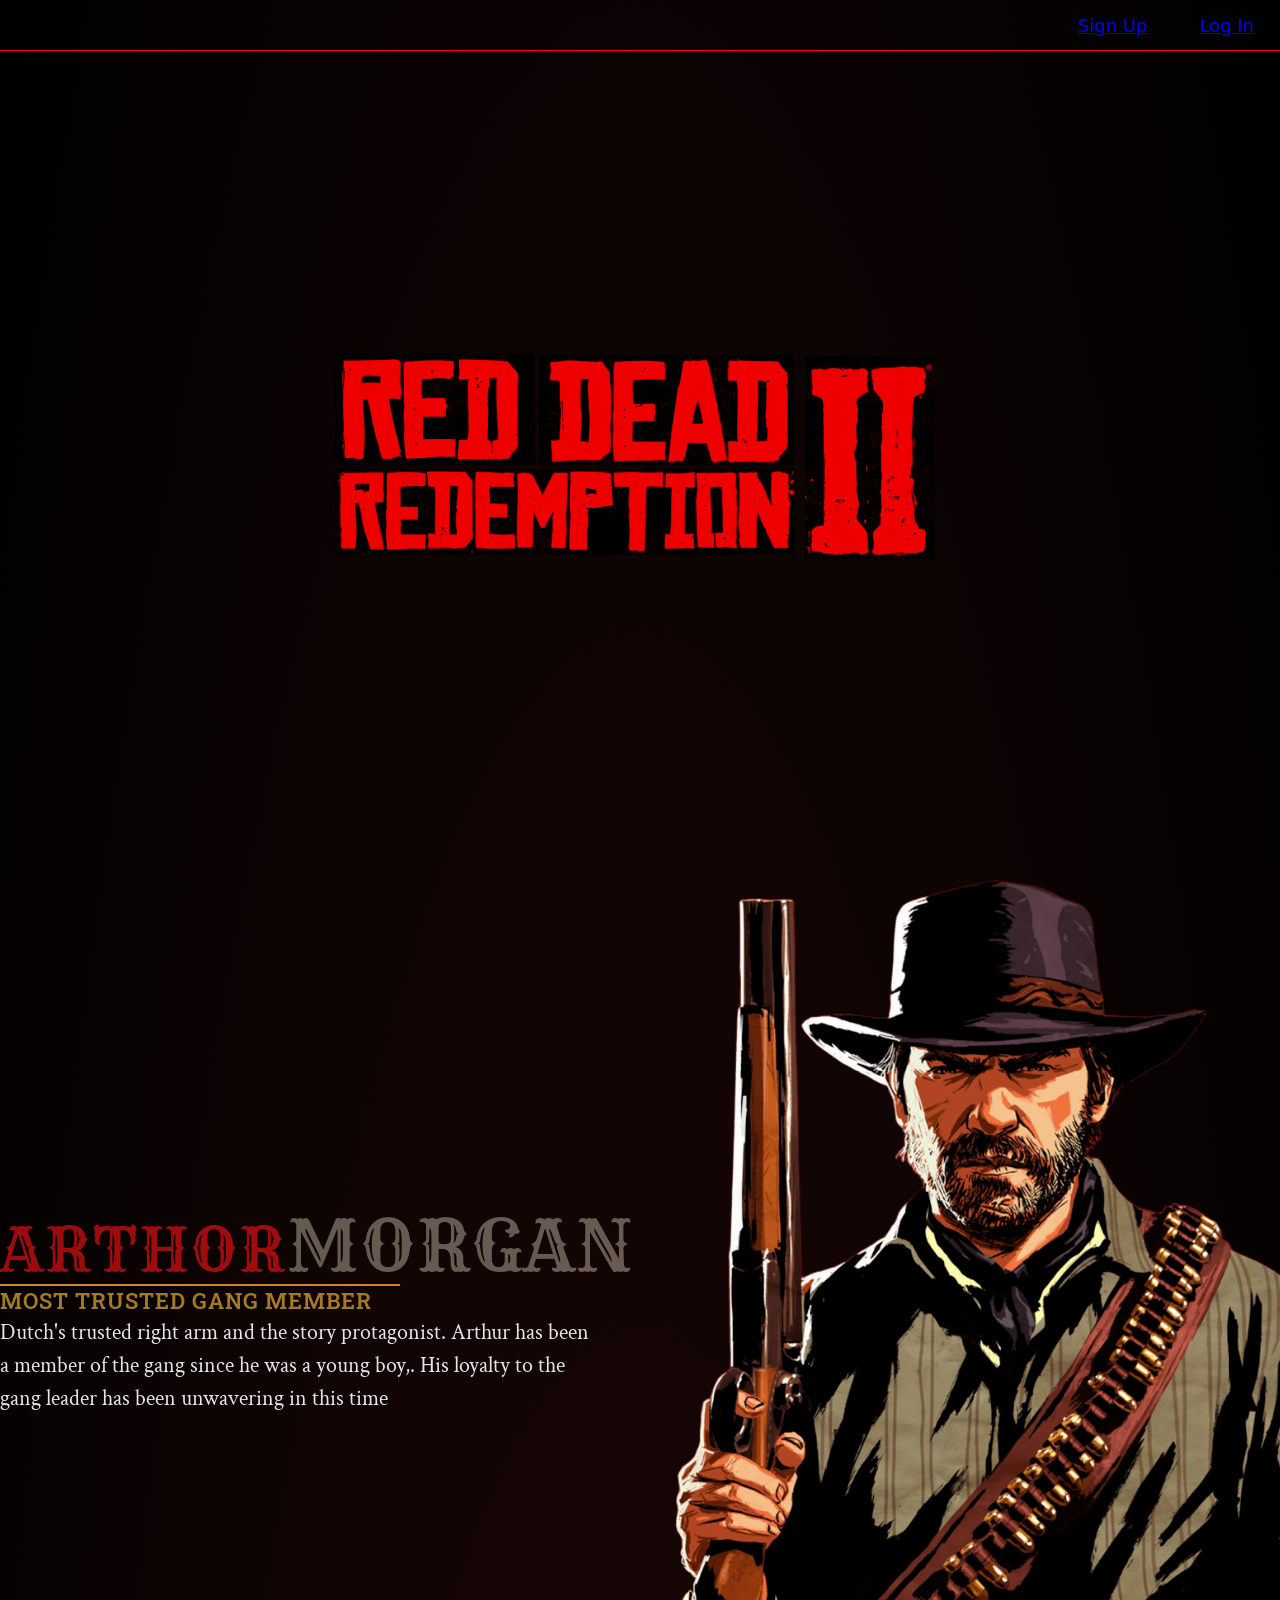
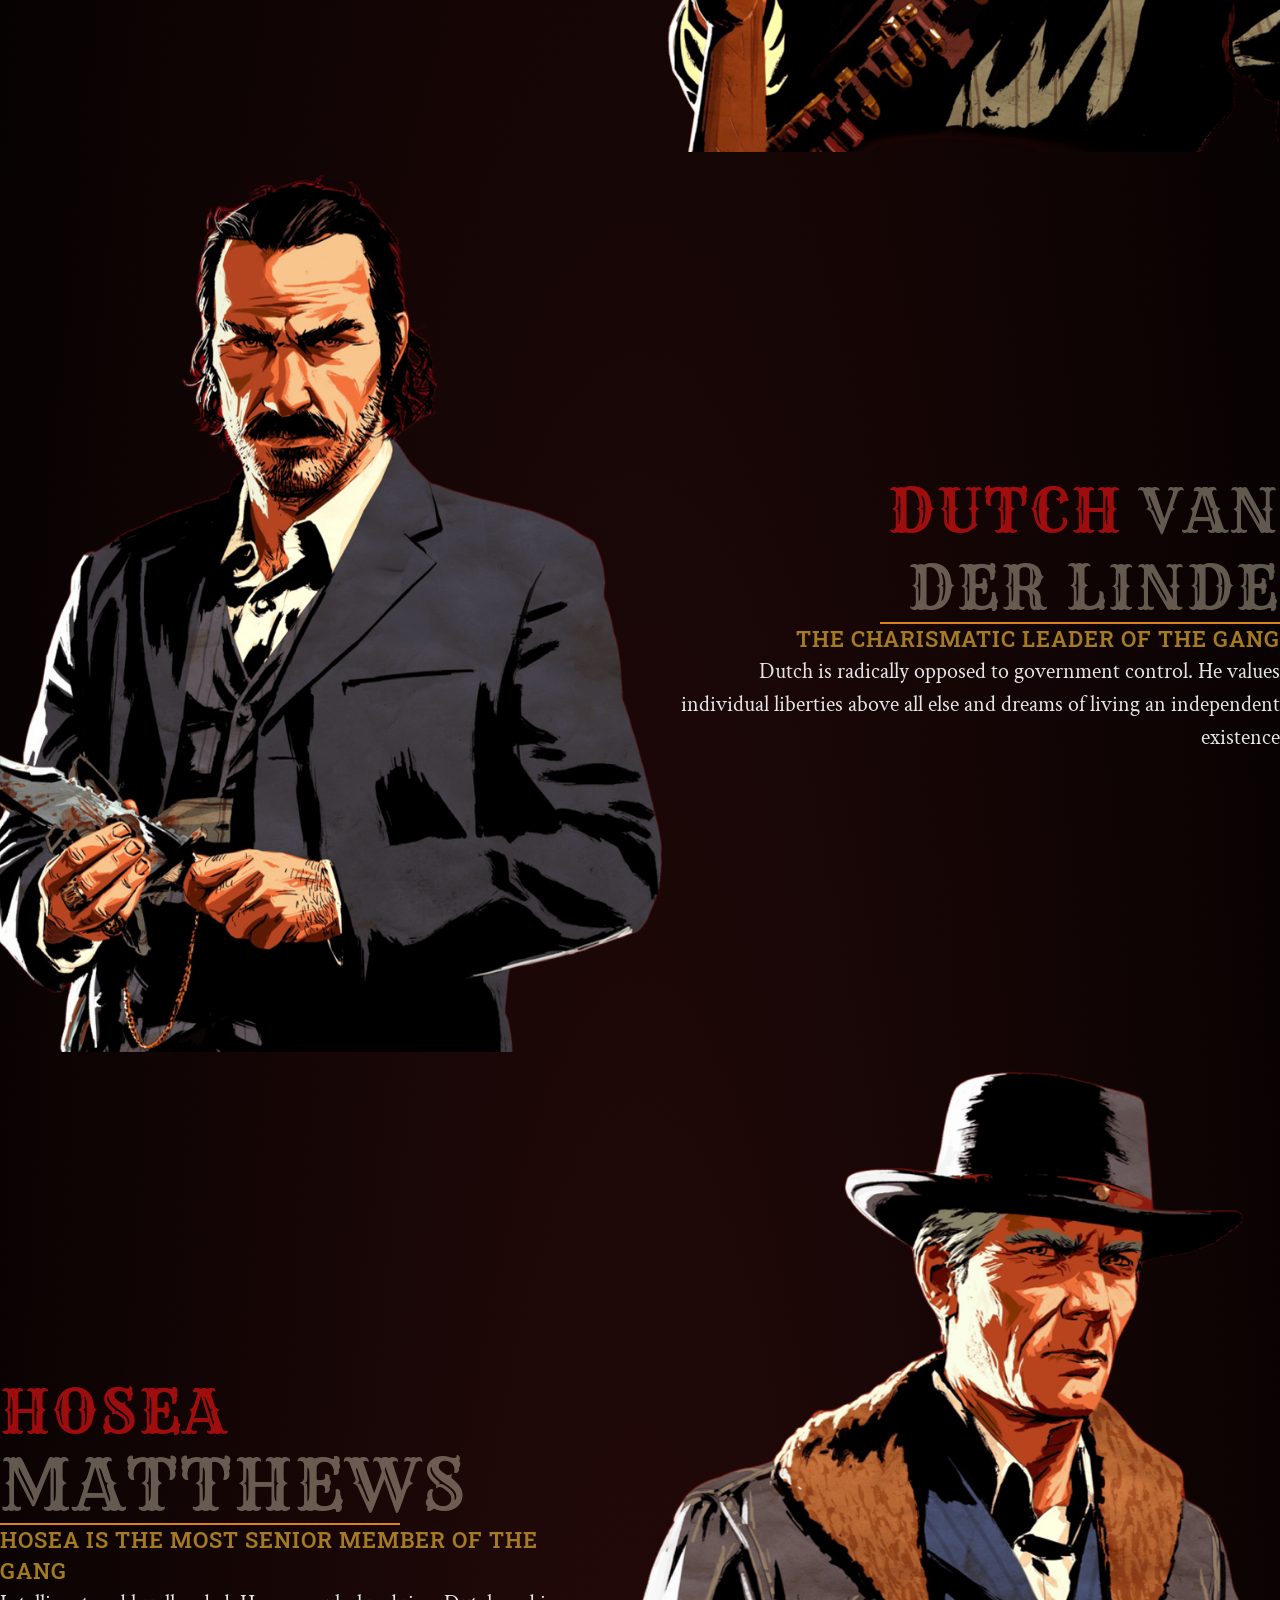
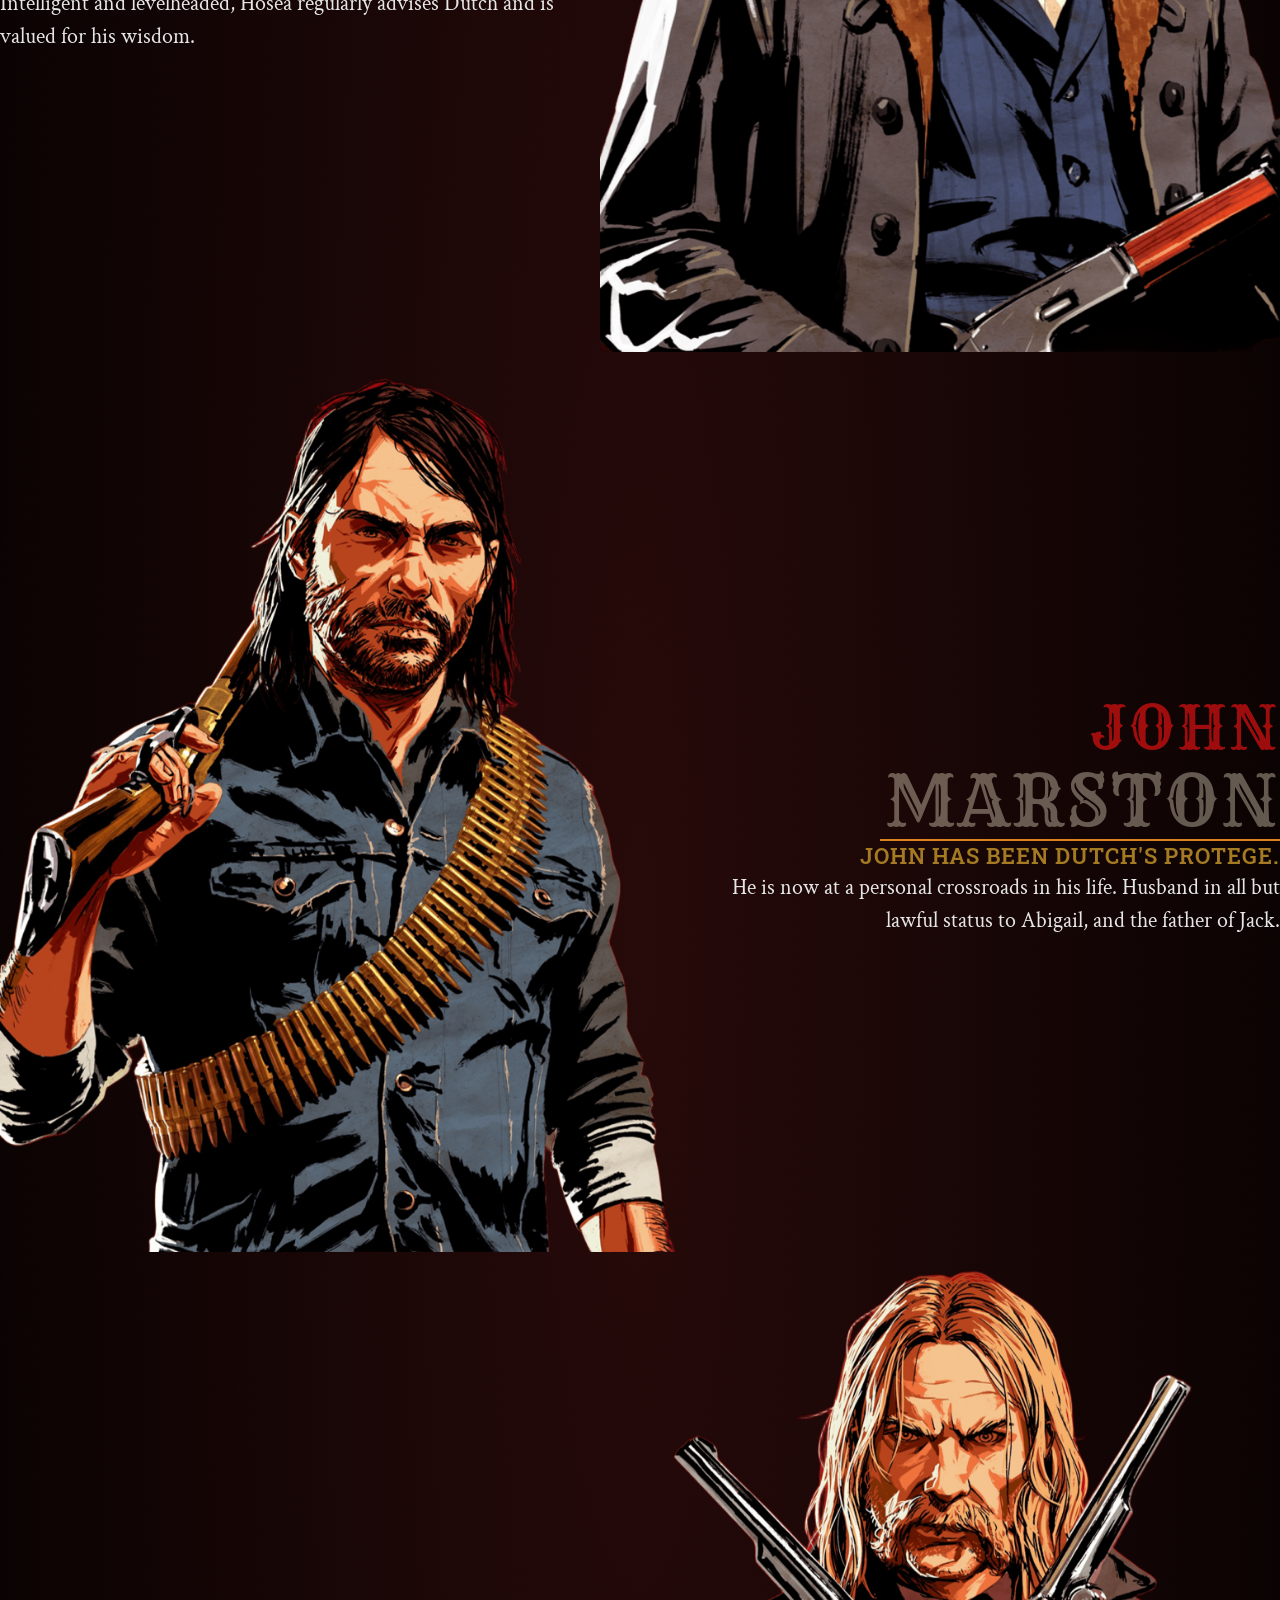
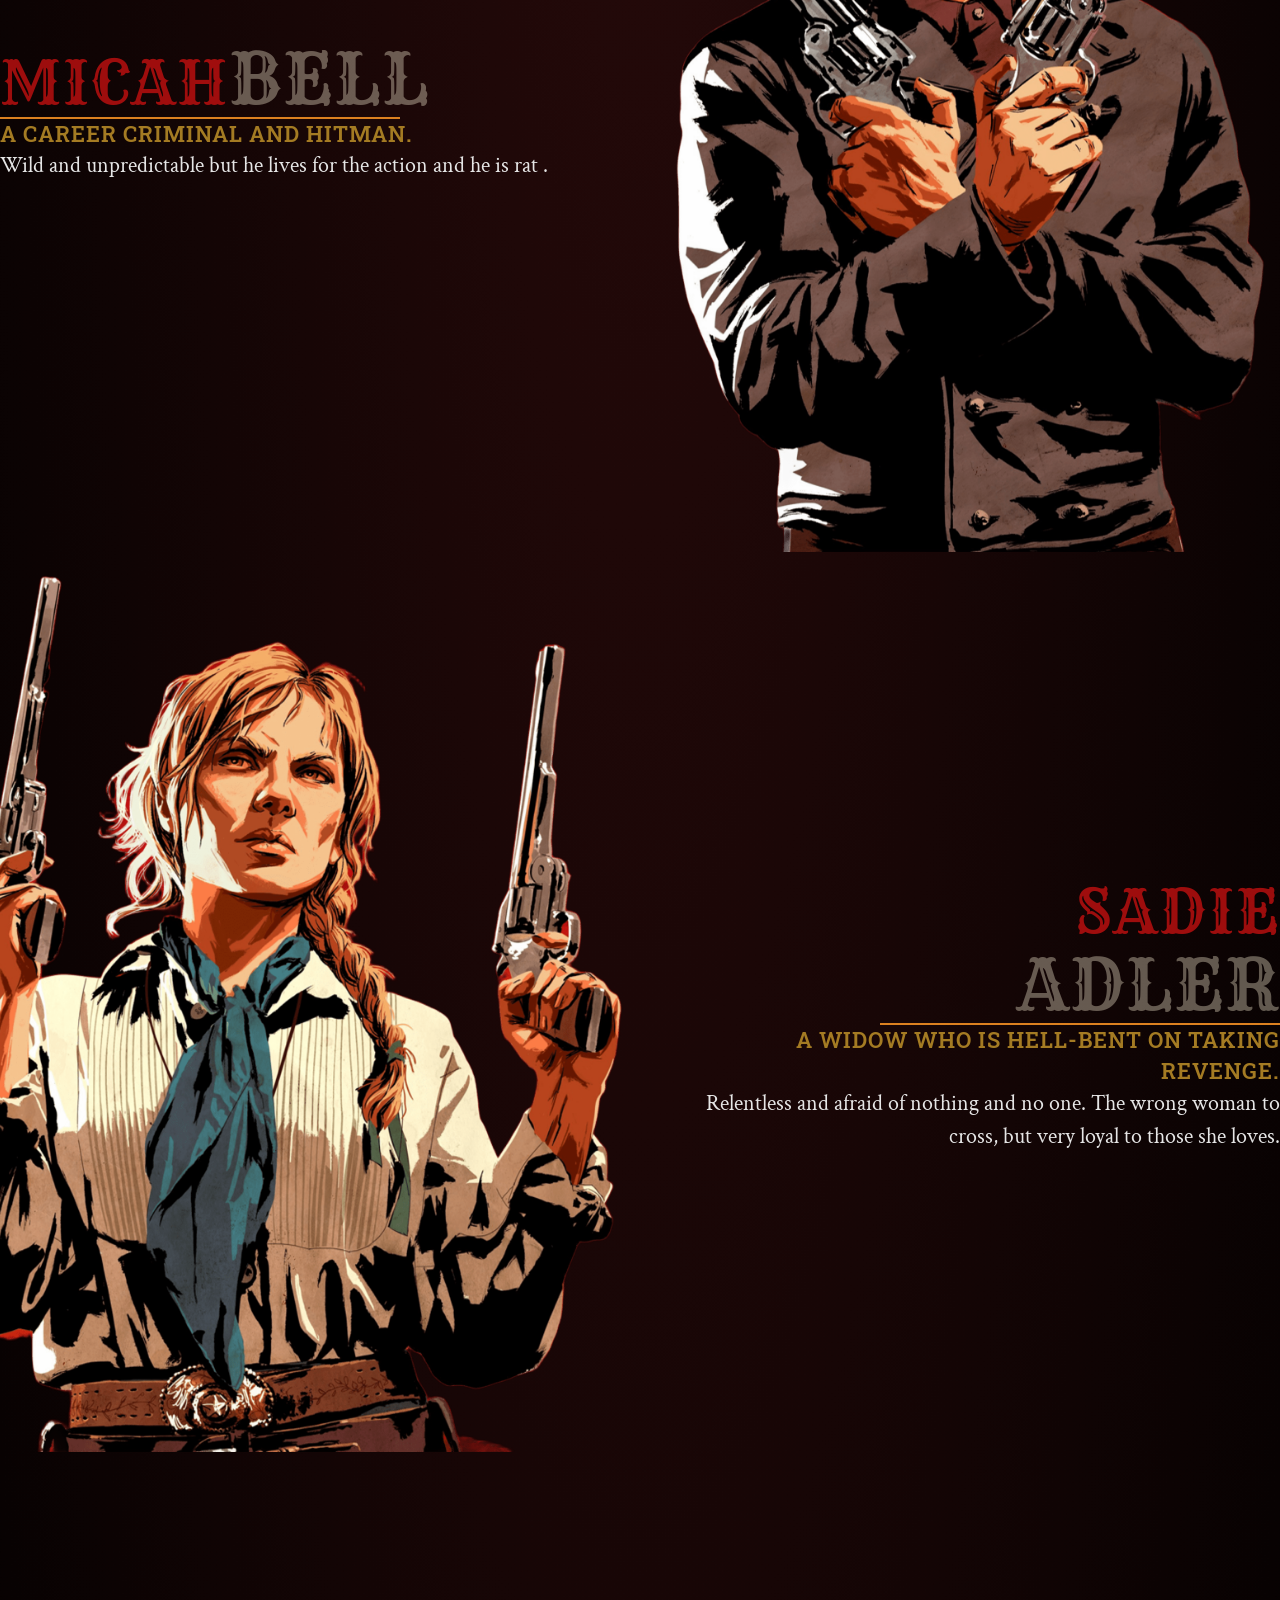
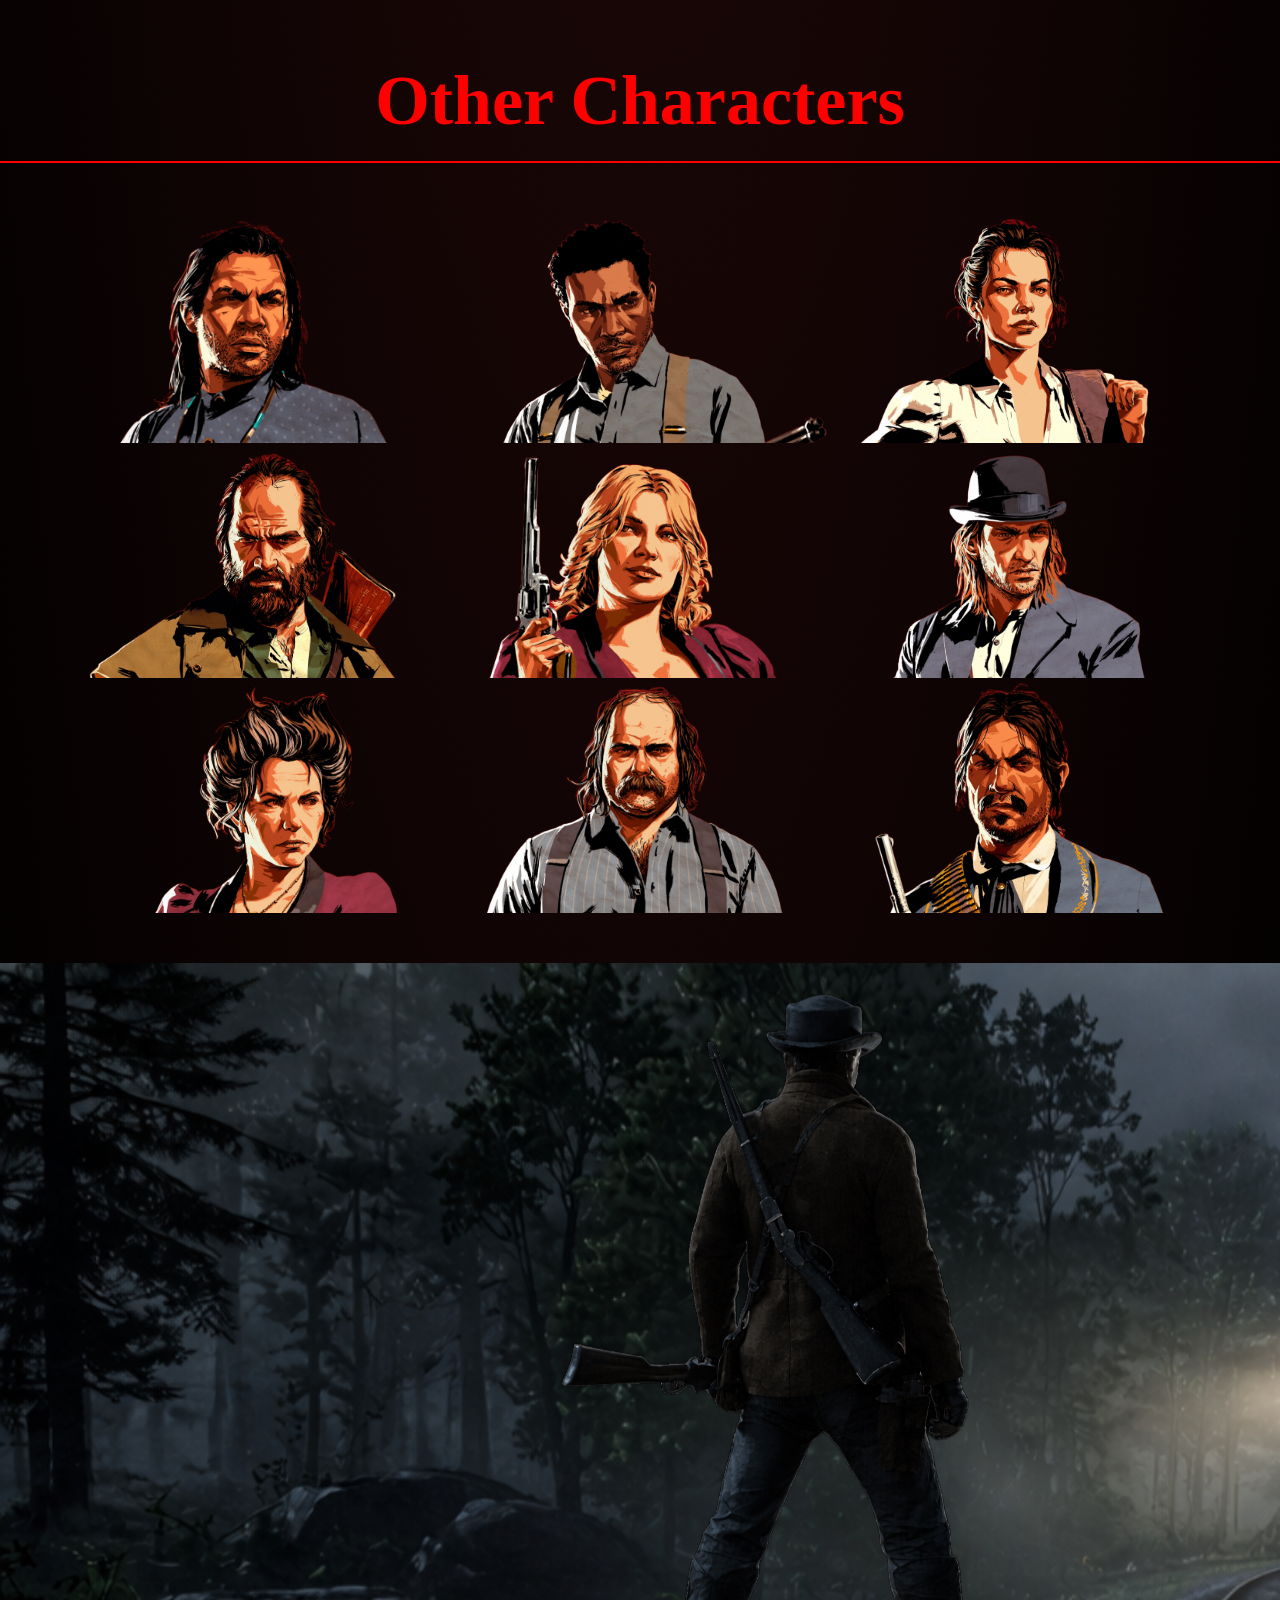
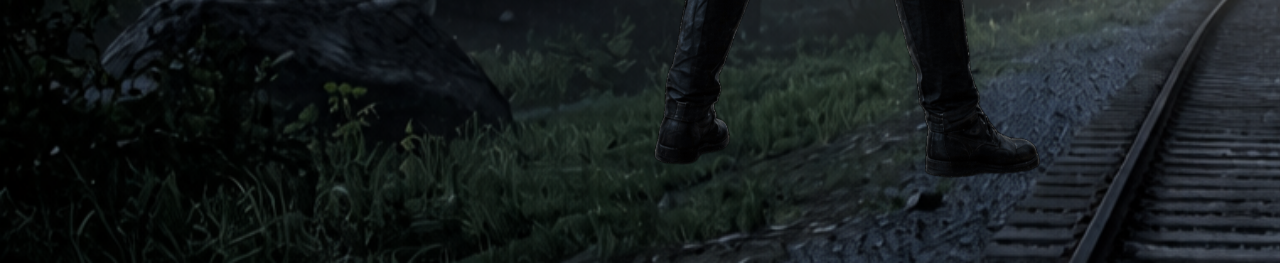
<file: index.html>
<!DOCTYPE html>
<html lang="en">
<head>
    <meta charset="UTF-8">
    <meta name="viewport" content="width=device-width, initial-scale=1.0">
    <title>Red Dead Redemption 2 </title>
    <link rel="icon" href="Images/two.jpg">
    <link rel="stylesheet" href="Styles/index.css">
</head>
<body>
    <div class="header">
        <button id="btn-signup"><a href="signup.html?action=signup" >Sign Up</a></button>
        <button id="btn-login"><a href="signup.html?action=login">Log In</a></button>

    </div>
    <div class="intro">
        <div class="gamename">
            <div class="red-dead">
                <img src="Images/red.jpg" alt="" id="red">
                <img src="Images/dead.jpg" alt="" id="dead">

            </div>
            <div class="redemption">
                <img src="Images/redemption.jpg" alt="" id="redemption">
            </div>
        </div>
        <div class="number">
            <img src="Images/two.jpg" alt="" id="two">
        </div>
    </div>
    <div class="container" id="right">
        <div class="info">
            <div class="name">
                <span class="highlighted">Arthor</span>morgan
            </div>
            <div class="about">
                Most trusted gang member
            </div>
            <div class="bio">
                Dutch's trusted right arm and the story protagonist. Arthur has been a member of the gang since he was a young boy,. His loyalty to the gang leader has been unwavering in this time
            </div>

        </div>
        <div class="photo">
            <img src="removed/rdr2_arthur_morgan.png" alt="" id="image">

        </div>
    </div>
    <div class="container alt" id="left">
        <div class="info">
            <div class="name" id="dutch_name">
                <span id="dutch"><span class="highlighted">Dutch</span> van der Linde</span>
            </div>
            <div class="about">
                The charismatic leader of the gang
            </div>
            <div class="bio">
                Dutch is radically opposed to government control. He values individual liberties above all else and dreams of living an independent existence
            </div>

        </div>
        <div class="photo">
            <img src="removed/rdr2_dutch.png" alt="" id="image">
        </div>
    </div>
    <div class="container" id="right">
        <div class="info">
            <div class="name">
                <span class="highlighted">hosea</span> matthews
            </div>
            <div class="about">
                Hosea is the most senior member of the gang 
            </div>
            <div class="bio">
                Intelligent and levelheaded, Hosea regularly advises Dutch and is valued for his wisdom. 
            </div>
        </div>
        <div class="photo">
            <img src="removed/rdr2_hosea.png" alt="" id="image">
        </div>
    </div>
    <div class="container alt" id="left">
        <div class="info">
            <div class="name">
                <span class="highlighted">john</span> marston
            </div>
            <div class="about">
                John has been Dutch's protege.
            </div>
            <div class="bio">
                He is now at a personal crossroads in his life. Husband in all but lawful status to Abigail, and the father of Jack.
            </div>
        </div>
        <div class="photo">
            <img src="removed/rdr2_john_marston.png" alt="" id="image">
        </div>
    </div>
    <div class="container" id="right">
        <div class="info">
            <div class="name">
                <span class="highlighted">micah</span>bell
            </div>
            <div class="about">
                A career criminal and hitman.
            </div>
            <div class="bio">
                 Wild and unpredictable but he lives for the action and he is rat .
            </div>
        </div>
        <div class="photo">
            <img src="removed/rdr2_micah.png" alt="" id="image">
        </div>
    </div>
    <div class="container alt" id="left">
        <div class="info">
            <div class="name">
                <span class="highlighted">sadie</span> adler 
            </div>
            <div class="about">
                A widow who is hell-bent on taking revenge.
            </div>
            <div class="bio">
                Relentless and afraid of nothing and no one. The wrong woman to cross, but very loyal to those she loves.
            </div>
        </div>
        <div class="photo">
            <img src="removed/rdr2_sadie.png" alt="" id="image">
        </div>
    </div>
    <div class="othercharacters"> Other Characters</div>
    <div class="grid">
        <div class="smallbox"><img src="removed/rdr2_charles.png" alt="" class="smallimg"> <div class="smallname">Charles Smith</div></div>
        <div class="smallbox"><img src="removed/rdr2_lenny.png" alt="" class="smallimg"><div class="smallname">Lenny Summers</div></div>
        <div class="smallbox"><img src="removed/rdr2_abigail.png" alt="" class="smallimg"><div class="smallname">Abigail Roberts</div></div>
        <div class="smallbox"><img src="removed/rdr2_bill.png" alt="" class="smallimg"><div class="smallname">Bill Williamson</div></div>
        <div class="smallbox"><img src="removed/rdr2_karen.png" alt="" class="smallimg" ><div class="smallname">Karen Jones</div></div>
        <div class="smallbox"><img src="removed/rdr2_sean.png" alt="" class="smallimg"><div class="smallname">Sean Macguire</div></div>
        <div class="smallbox"><img src="removed/rdr2_susan.png" alt="" class="smallimg"><div class="smallname">Susan Grimshaw</div></div> 
        <div class="smallbox"><img src="removed/rdr2_pearson.png" alt="" class="smallimg"><div class="smallname">Pearson</div></div>
        <div class="smallbox"><img src="removed/rdr2_javier.png" alt="" class="smallimg"><div class="smallname">Javier Escuella</div></div>
    </div>    
    <div class="container-main">
    <div class="image-background">
        <img src="Images/Misty night at the railway tracks.png" alt="" id="image-train" >
    </div>
    <div class="image-main">      
        <img src="Images/idk.png" alt="" id="image-arthur">
    </div>
    </div>
</body>
</html>
</file>
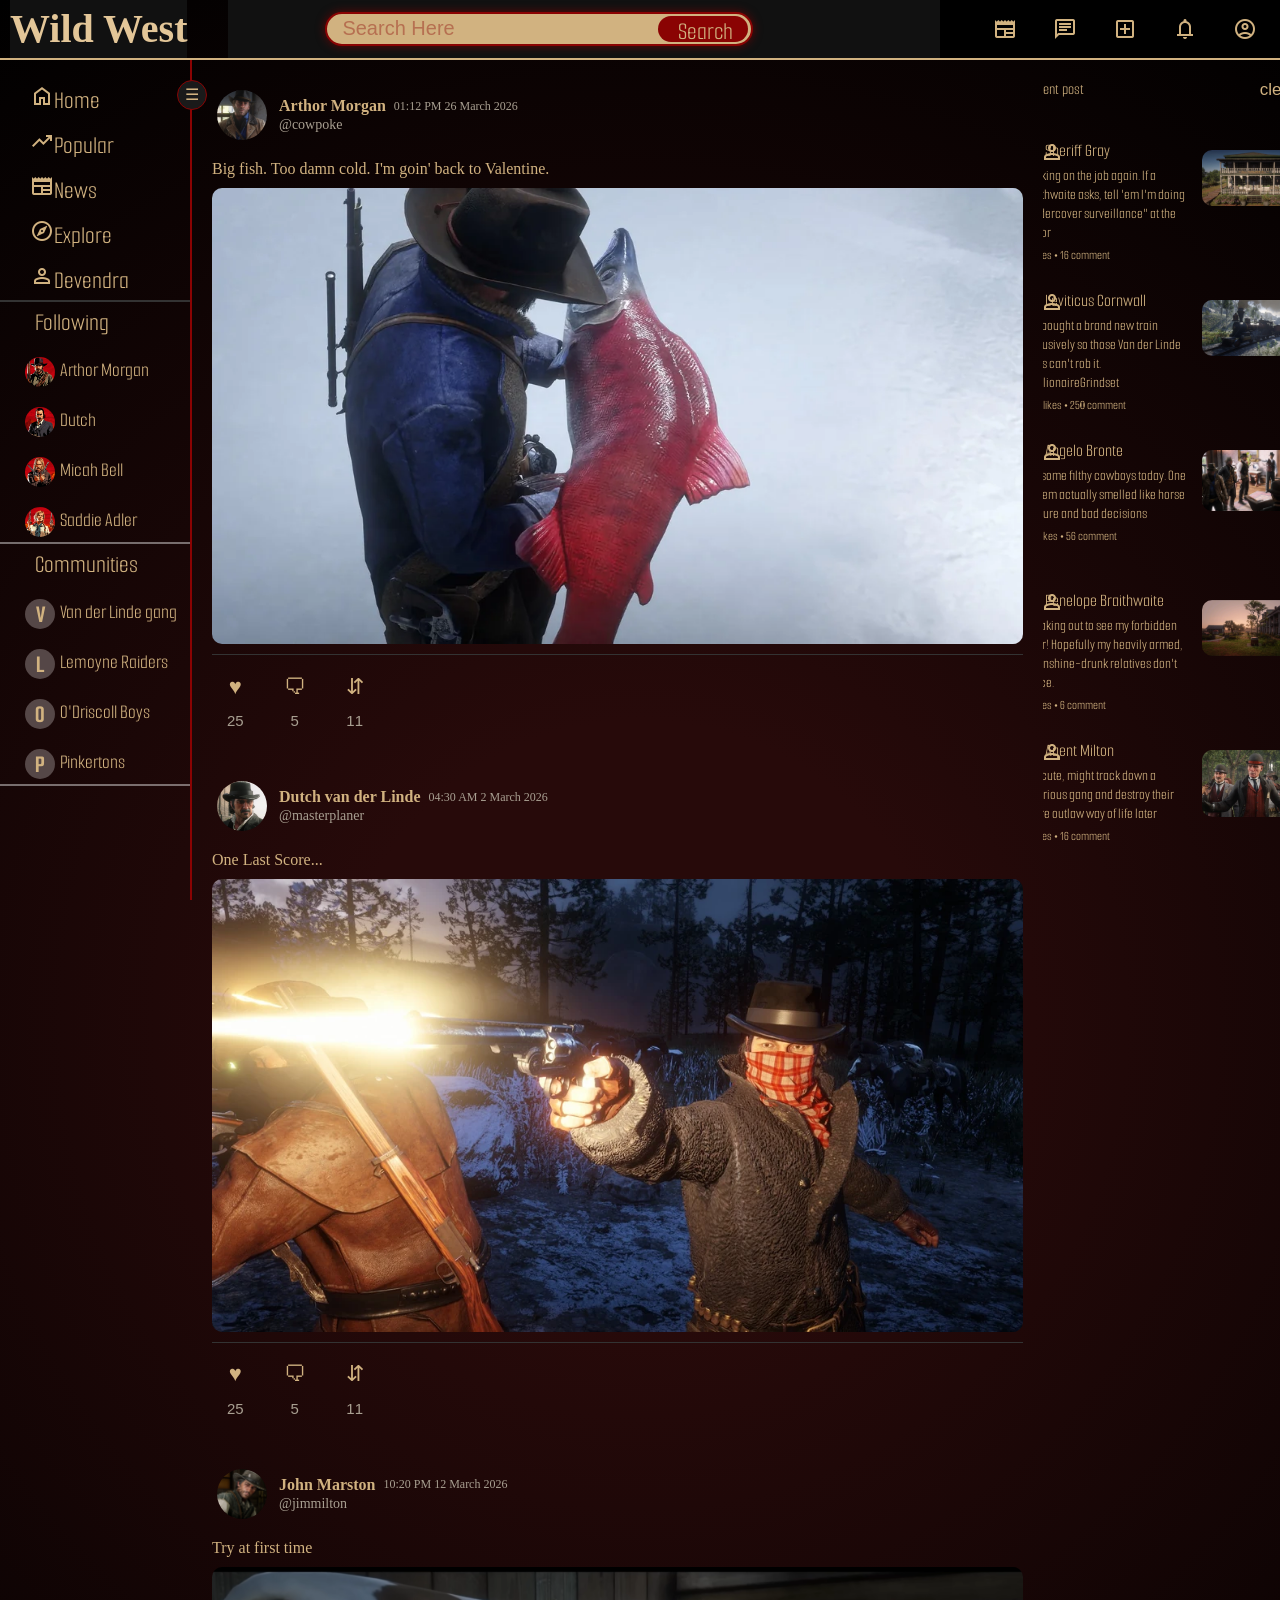
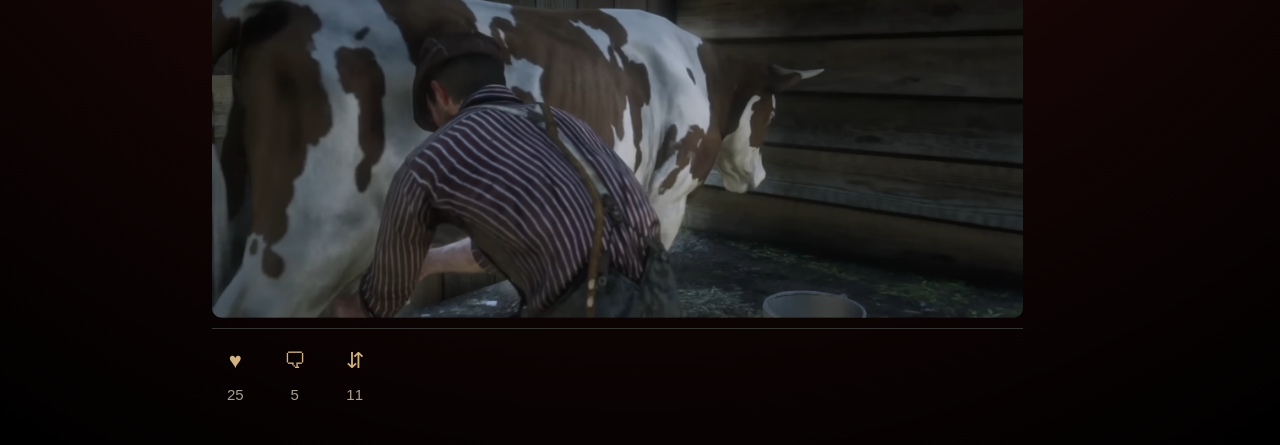
<file: main.html>
<!DOCTYPE html>
<html lang="en">
<head>
    <meta charset="UTF-8">
    <meta name="viewport" content="width=device-width, initial-scale=1.0">
    <title>RDR2 website</title>
    <link rel="stylesheet" href="Styles/Theme.css">
    <link rel="stylesheet" href="Styles/post.css">
    <link rel="stylesheet" href="https://fonts.googleapis.com/css2?family=Material+Symbols+Outlined:opsz,wght,FILL,GRAD@24,400,0,0" />
</head>
<body>
    <div class="header">
        <div class="logo">
           <h1>Wild West</h1>
        </div>
        <div class="search">
            <input type="text" id="searchbar" placeholder="Search Here">
            <button id="searchbutton">Search</button>
        </div>
        <div class="icons">
            <button class="icon-btn">
                <span class="material-symbols-outlined">newspaper</span>
            </button>

            <button class="icon-btn" id="chatbutton">
                <span class="material-symbols-outlined">chat</span>
            </button>

            <button class="create-btn">
                <span class="material-symbols-outlined">add_box</span>
            </button>

            <button class="icon-btn">
                <span class="material-symbols-outlined">notifications</span>
            </button>

            <button class="profile-icon">
                <span class="material-symbols-outlined">account_circle</span>
                <div class="online-dot"></div>
            </button>
        </div>
    </div>
    <div class="other">
    <div id="leftbar">
        <div class="buttons">
            <button><span class="material-symbols-outlined">home</span><p>Home</p> </button>
            <button><span class="material-symbols-outlined">trending_up</span><p>Popular</p> </button>
            <button><span class="material-symbols-outlined">newspaper</span><p>News</p> </button>
            <button><span class="material-symbols-outlined">explore</span><p>Explore</p> </button>
            <button><span class="material-symbols-outlined">person</span><p>Devendra</p> </button>
        </div>
        <div class="followpf">
            <button id="followingbutton"><p>Following</p></button>
            <div  class="kuchbhi" id="followinglist">
                <div class="profile">
                    <div class="justimage"><img src="Images/AM.jpg" alt=""></div>  
                    <p>Arthor Morgan</p>
                </div>
                <div class="profile">
                    <div class="justimage"><img src="Images/DVNL.jpg" alt=""></div>  
                    <p>Dutch</p>
                </div>
                <div class="profile">
                    <div class="justimage"><img src="Images/MB.jpg" alt=""></div>  
                    <p>Micah Bell</p>
                </div>
                <div class="profile">
                    <div class="justimage"><img src="Images/SA.jpg" alt=""></div>  
                    <p>Saddie Adler</p>
                </div>
            </div>
        </div>
        <div class="followpf">
            <button id="communitiesbutton"><p>Communities</p></button>
                <div id="communitieslist">
                    <div class="profile">
                        <div class="justimage"><h1>V</h1></div>  
                        <p>Van der Linde gang</p>
                    </div>
                    <div class="profile">
                        <div class="justimage"><h1>L</h1></div>  
                        <p>Lemoyne Raiders</p>
                    </div>
                    <div class="profile">
                        <div class="justimage"><h1>O</h1></div>  
                        <p>O'Driscoll Boys</p>
                    </div>
                    <div class="profile">
                        <div class="justimage"><h1>P</h1></div>  
                        <p>Pinkertons</p>
                    </div>                    
                </div>

        </div>  
    </div>
    <button id="resizebutton">&#9776;</button>
    <div class="postfeed" id="postfeed" >     
    <div class="movingwindow">
    <div class="postWindow">
        <div class="userDetail">
            <img src="Images/Arthur.webp" alt=""  id="ppf">
            
            <div class="userText">
                <div class="nameRow">
                    <h3 id="name">Arthor Morgan</h3>
                    <h4 id="time">01:12 PM 26 March 2026</h4>                     
                </div>
                <span id="username">@cowpoke</span>
            </div>
        </div>
           
        <div class="postCaption">
            Big fish. Too damn cold. I'm goin' back to Valentine.
        </div>

        <div class="post">
            <img src="Images/arthor fishing.webp" alt="">
        </div>
        <div class="likes">
            <div class="pair">
                <button id="likeBtn">&#9829;</button>
                <span id="likeCnt">25</span>                
            </div>
            <div class="pair">
                <button id="shareBtn">&#128488;</button>
                <span id="shareCnt">5</span>
            </div>
            <div class="pair">
                <button id="repostBtn">&#8693</button>
                <span id="repostCnt">11</span>
            </div>
        </div>

    </div>
    <div class="postWindow">
        <div class="userDetail">
            <img src="Images/Dutch.jpg" alt=""  id="ppf">
            
            <div class="userText">
                <div class="nameRow">
                    <h3 id="name">Dutch van der Linde</h3>
                    <h4 id="time">04:30 AM 2 March 2026</h4>                     
                </div>
                <span id="username">@masterplaner</span>
            </div>
        </div>
           
        <div class="postCaption">
            One Last Score...
        </div>

        <div class="post">
            <img src="Images/Dutch_Shooting.webp" alt="">
        </div>
        <div class="likes">
            <div class="pair">
                <button id="likeBtn">&#9829;</button>
                <span id="likeCnt">25</span>                
            </div>
            <div class="pair">
                <button id="shareBtn">&#128488;</button>
                <span id="shareCnt">5</span>
            </div>
            <div class="pair">
                <button id="repostBtn">&#8693</button>
                <span id="repostCnt">11</span>
            </div>
        </div>

    </div>
    <div class="postWindow">
        <div class="userDetail">
            <img src="Images/John1907New.webp" alt=""  id="ppf">
            
            <div class="userText">
                <div class="nameRow">
                    <h3 id="name">John Marston</h3>
                    <h4 id="time">10:20 PM 12 March 2026</h4>                     
                </div>
                <span id="username">@jimmilton</span>
            </div>
        </div>
           
        <div class="postCaption">
            Try at first time 
        </div>

        <div class="post">
            <img src="Images/Screenshot 2026-03-27 013551.png" alt="">
        </div>
        <div class="likes">
            <div class="pair">
                <button id="likeBtn">&#9829;</button>
                <span id="likeCnt">25</span>                
            </div>
            <div class="pair">
                <button id="shareBtn">&#128488;</button>
                <span id="shareCnt">5</span>
            </div>
            <div class="pair">
                <button id="repostBtn">&#8693</button>
                <span id="repostCnt">11</span>
            </div>
        </div>

    </div>
        </div>

    </div>
    <div class="recent">
        <div id="movingpart">
            <div id="onlyheadline">
                <span>recent post</span> 
                <button id = "clearbutton">clear</button>
            </div>
            <div class="recentpost">
                <div class="otherthanimage">
                <div class="recentname"><span class="material-symbols-outlined">person</span> &nbsp;Sheriff Gray</div>
                <div class="recentcaption">Drinking on the job again. If a Braithwaite asks, tell 'em I'm doing "undercover surveillance" at the parlor</div>
                <div class="commentandall"> 14 likes &#8226; 16 comment </div>
                </div>
                <div class="recentimage"><img src="Images/greypalour.webp" alt=""></div>
            </div>
            <div class="recentpost">
                <div class="otherthanimage">
                <div class="recentname"><span class="material-symbols-outlined">person</span>&nbsp;Leviticus Cornwall</div>
                <div class="recentcaption">Just bought a brand new train exclusively so those Van der Linde pests can't rob it. #BillionaireGrindset</div>
                <div class="commentandall"> 1569 likes &#8226; 250 comment </div>
                </div>
                <div class="recentimage"><img src="Images/train.webp" alt=""></div>
            </div>
            <div class="recentpost">
                <div class="otherthanimage">
                <div class="recentname"><span class="material-symbols-outlined">person</span> &nbsp;Angelo Bronte</div>
                <div class="recentcaption">Met some filthy cowboys today. One of them actually smelled like horse manure and bad decisions</div>
                <div class="commentandall"> 963 likes &#8226; 56 comment </div>
                </div>
                <div class="recentimage"><img src="Images/atalngloplace1.jpg" alt=""></div>
            </div>
             <div class="recentpost">
                <div class="otherthanimage">
                <div class="recentname"><span class="material-symbols-outlined">person</span> &nbsp;Penelope Braithwaite</div>
                <div class="recentcaption">Sneaking out to see my forbidden lover! Hopefully my heavily armed, moonshine-drunk relatives don't notice.</div>
                <div class="commentandall"> 19 likes &#8226; 6 comment </div>
                </div>
                <div class="recentimage"><img src="Images/braithwaitemanor.webp" alt=""></div>
            </div>
             <div class="recentpost">
                <div class="otherthanimage">
                <div class="recentname"><span class="material-symbols-outlined">person</span> &nbsp;Agent Milton</div>
                <div class="recentcaption">Felt cute, might track down a notorious gang and destroy their entire outlaw way of life later</div>
                <div class="commentandall"> 14 likes &#8226; 16 comment </div>
                </div>
                <div class="recentimage"><img src="Images/agentmilton1.jpg" alt=""></div>
            </div>
        </div>
    </div>
    </div>
    <script src="Javascript/script.js"></script>
    <script src="Javascript/post.js"></script>

</body>
</html>
</file>
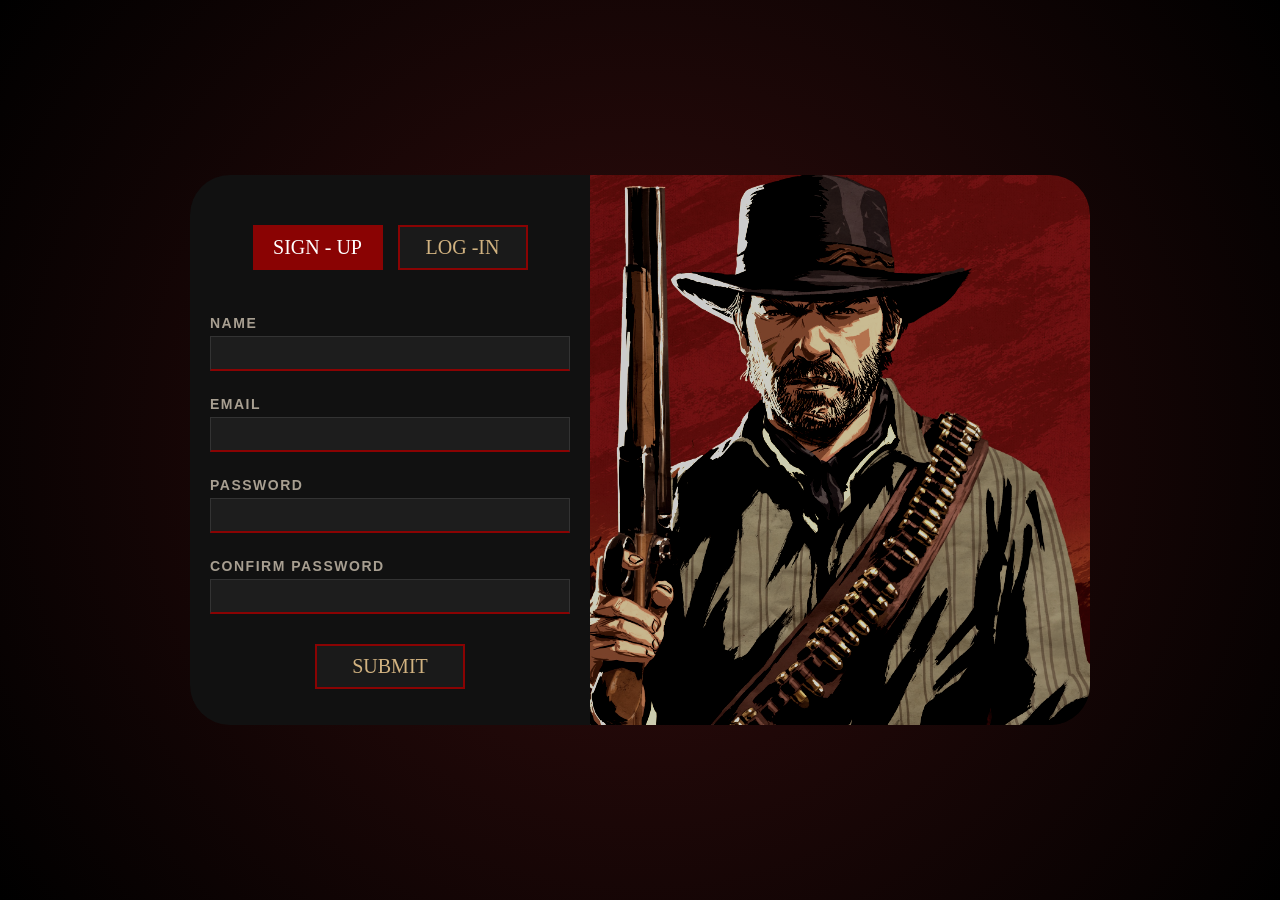
<file: signup.html>
<!DOCTYPE html>
<html lang="en">
<head>
    <meta charset="UTF-8">
    <meta name="viewport" content="width=device-width, initial-scale=1.0">
    <title></title>
    <link rel="stylesheet" href="Styles/signup.css">
</head>
<body>
    <div class="signupWindow">
        <div class="option">
            <button class="signupB" id="signupB">Sign - Up</button>
            <button class="loginB" id="loginB">Log -In</button>
        </div>
        <div class="detailbox" id="signup">
            <label for="name">Name</label>
            <input type="text" id="name">
            <label for="email">Email</label>
            <input type="email" id="email">
            <label for="password">Password</label>
            <input type="password" name="" id="password">
            <label for="confirmpassword">Confirm Password</label>
            <input type="password" name="" id="confirmpassword">
            <p id="sigerror"></p>
            <button id="submit">Submit</button>

        </div>
        <div class="detailbox" id="login">
            <label for="email">Email</label>
            <input type="email" id="logemail">
            <label for="password">Password</label>
            <input type="password" name="" id="logpassword">
            <p id="logerror"></p>
            <button id="btn-login">Log In</button> 
        </div>
    </div>
    <div class="slideShow">
        <img src="Images/AM.jpg" alt="Slide 1" class="slide">
        <img src="Images/DVNL.jpg" alt="Slide 2" class="slide">
        <img src="Images/MB.jpg" alt="Slide 3" class="slide">
        <img src="Images/HM.jpg" alt="Slide 4" class="slide">
        <img src="Images/JM.jpg" alt="Slide 5" class="slide">
        <img src="Images/SA.jpg" alt="Slide 6" class="slide">
    </div>


    <script src="Javascript/signup.js"></script>
</body>
</html>
</file>
<file: Styles/index.css>
@import url('https://fonts.googleapis.com/css2?family=Crimson+Text:ital,wght@0,400;0,700&family=Roboto+Slab:wght@600&family=Rye&display=swap');



body {
    margin: 0;
    background-image: radial-gradient(#270a0a , #000000 );
    display: flex;
    flex-direction: column;
    justify-content: center;
    align-items: center;
    padding: 0;
    margin: 0;

}

.header {
    width: 100%;
    height: 50px;
    display: flex;
    flex-direction: row;
    align-items: center;
    justify-content: flex-end;
    gap: 40px;
    padding-right: 40px;
    border-bottom: 1px solid red;
}
.header button {
    font-size: large;
    font-family: system-ui, -apple-system, BlinkMacSystemFont, 'Segoe UI', Roboto, Oxygen, Ubuntu, Cantarell, 'Open Sans', 'Helvetica Neue', sans-serif;
    background-color: transparent;
    border: 0;
}


.header a:visited {
  color: #c0392b;
}


.header a:hover {
  color: #ff0000; 
}
.intro {
    width: 100%;
    height: 90vh;
    display: flex;
    justify-content: center;
    align-items: center;
    
}
.red-dead {
    width: max-content;
    height: max-content;

}

.redemption {
    width: max-content;
    height: max-content;   
}


.number {
    width: 150px;
    height: 200px;
}
#red {
    width: 200px;
    animation: fromleft;
    animation-duration: 2s ;
}
#dead {
    width: 255px;
    animation: fromup;
    animation-duration: 2s  ;
}
#redemption {
    width: 460px;
    animation: fromdown;
    animation-duration: 2s;
}
#two {
    margin-left: 10px;
    width: 130px;
    animation: fromright;
    animation-duration: 5s;
}
@keyframes fromright {
    from {
        transform: translateX(500px);
        scale: 2;

    }
    to {
        transform: translateX(0);
        scale: 1;
    }
}
@keyframes fromleft {
    from {
        transform: translateX(-500px);
        scale: 2;

    }
    to {
        transform: translateX(0);
        scale: 1;
    }
}
@keyframes fromup {
    from {
        transform: translateY(-500px);
        scale: 2;

    }
    to {
        transform: translateY(0);
        scale: 1;
    }
}
@keyframes fromdown {
    from {
        transform: translateY(500px);
        scale: 2;

    }
    to {
        transform: translateY(0);
        scale: 1;
    }
}

.container {
    width: 100%;
    height: 100vh;
    display: flex;
    justify-content: space-between;
    align-items: center;
    olor: green;
    

}
.info {
    width: 40%;
    min-width: 600px;
    height: 600px;
    display: flex;
    flex-direction: column;
    justify-content: center;   
}
.name {
    width: 400px;
    height: max-content;
    line-height: 1.1;
    letter-spacing: 2px;
    font-size: 70px;
    font-family: 'Rye', cursive;
    text-transform: uppercase;
    color: rgb(0, 0, 0);
    border-bottom: 2px solid rgb(220, 129, 32);
}
.name span {
    font-size: 60px;
}

.about {
    color: rgba(109, 116, 123, 0.856);
    font-family:'Roboto Slab', serif;
    font-size: 22px;
    font-weight: 600;
    line-height: 1.4;
    letter-spacing: 1px;
    text-transform: uppercase;
    
}
.bio {

    color: rgba(179, 160, 38, 0.81);
    font-family: 'Crimson Text', serif;
    font-size: 22px;
    line-height: 1.5;
}
.photo {
    width: max-content;
    height: 100vh;
    -color: blue;

}
.photo #image {
    height: 99%;
    animation: zoomin;
    animation-timeline: view();
    animation-range:  entry 0% cover 100vh;

}


@keyframes zoomin {
    from{
        transform: translateX(+100px);
        filter: blur(5px) saturate(0) contrast(4) brightness(.1);
    }
    to {
        transform: translateX(0);
        filter: none;
    }
}
.name {
    color: #f4ebd060;
}

.about {
    color: #a47b23;
}

.bio {
    color: #e6e6e6;
}


.container.alt {
    flex-direction: row-reverse;
    text-align: end;
}
.container.alt .info {
    align-items: end;

}

.container.alt .photo #image {
    animation: zoomin2;
    animation-timeline: view();
    animation-range:  entry 0% cover 100vh;
}
@keyframes zoomin2 {
    from{
        transform: translateX(-100px);
        filter: blur(5px) saturate(0) contrast(1) brightness(.1);

    }
    to {
        transform: translateX(0);
        filter: none;
    }
}
.highlighted {
    color: rgba(242, 19, 19, 0.633);
}
.othercharacters {
    margin-top: 200px;
    width: 100%;
    height: 100px;
    text-align: center;
    font-size: 70px;
    font-family: 'Times New Roman' ;
    font-weight: 600;
    color: red;
    border-bottom: 2px solid red;
}
.grid {
    height: max-content;
    width: 100%;
    display: flex;
    gap: 5px;
    flex-wrap: wrap;
    justify-content: center;
    padding-bottom: 50px;
    padding-top: 50px;

}
.smallbox {
    width: 380px;
    height: 230px;
    position: relative;
    z-index: 9;
    clip-path: inset(0 0 0 0);
    transition: z-index 1.15s step-end, clip-path 1.15s ease;
   
}
.smallbox:hover{
    clip-path: inset(-200px 0 0 0);
    z-index: 10;
    transition: z-index 0s, clip-path 0s;
}
.smallimg {
    width: 100%; 
    transition: transform 1.15s ease;
    display: block;
}


.smallbox:hover .smallimg{
    transform: translateY(-50px) ;
}
.smallname {
    z-index: 8;
    font-size: 35px;
    position: absolute;
    color: #b80000b6;
    top: 250px;
    left: 90px;
    transition: transform 1.15s ease;

    font-weight: 900; 
    letter-spacing: 1px;

    -webkit-text-stroke: 1.5px #000000;

    text-shadow: 
        3px 3px 5px rgba(0, 0, 0, 0.9),
        0px 0px 15px rgba(0, 0, 0, 0.7);

}
.smallbox:hover .smallname {
     transform: translateY(-70px) scale(1); 
}
        .container-main {
            display: flex;
            position: relative;
            width: 100%;
            height: 100vh;
            overflow: hidden;
        }
        .image-background {
            height: 100vh;
            position: sticky;
            z-index: 1;
            top: 0;
        }
        .image-main {
            z-index: 200;
            position: sticky;
            width: 800px;
            height: 100vh; 
            left: 500px;
            top: 0; 
            overflow: hidden;     
        }
        #image-train {
            position: absolute;
            left: 0;
            height: 100vh;
            animation-name: movingleft;
            animation-duration: 40s ;
            animation-iteration-count: infinite;
            animation-timing-function: linear;

        }
        @keyframes movingleft {
            0% {
                transform: translateX(-90px);
            }
            50% {
                transform: translateX(-380px);
            }
            100% {
                transform: translateX(-90px);
            }
        }
        .space-empty {
            height: 100vh;
        }
        #image-arthur {
            width: 600px;
        }
</file>
<file: Styles/Theme.css>
@import url('https://fonts.googleapis.com/css2?family=Smooch+Sans:wght@100..900&display=swap');
* {
    margin: 0;
    padding: 0;
    box-sizing: border-box;

}
body {
    background-color: #000000;
    background-image: radial-gradient(circle, #270a0a 25%, #000000 100%);



}
p {
    display: inline;
}
.header {
    width: 100%;
    height: 60px;
    top: 0;
    position: fixed;
    z-index: 10;
    display: flex;
    border-bottom: 2px solid #d1b280;

}
.logo {
    width: 228px;

}
.logo h1 {
    color: #e3c698;
    background-color: #111111;
    width: max-content;
    height: 100%;
    border-radius: 0;
    font-size: 40px;
    margin-left: 10px;
    padding-top: 5px;
    font-family: 'Times New Roman', Times, serif;
}
.search {
    background-color: #111111;
    flex: 1;
    display: flex;
    align-items: center;
    justify-content: center;

}
.icons {
    width: 340px;
    display: flex;
    align-items: center;
    justify-content: flex-end;
    gap: 20px;
    padding-right: 15px;
    background-color: #000000;


}
.icons button {
    background-color: #000000;
    padding: 0;
    width: 40px;
    height: 40px;
    margin: 0;
    text-align: center;
    border-radius: 25px;
    display: flex;
    align-items: center;
    justify-content: center;
}
.icons button:hover {
    background-color: #8a0303;
}

#searchbar {
    position: relative;
    width: 60%;
    height: 60%;
    background-color: #d1b280;
    border: 2px solid #8a0303;
    border-radius: 20px;
    box-shadow: 0 0 10px #8a0303a6;
    color: #8a0303;
    padding-left: 15px;
    font-size: 20px;
    min-width: 100px;
}
#searchbar::placeholder {
    color: #8a030360;
}
.search button {
    position: relative;
    top: 0px;
    left: -95px;
    width: 90px;
    height: 46%;
    border-radius: 50px;
    background-color: #8a0303;
    padding-left: 20px;
}
.search button:hover {
    color: #e3c698;
}















.other {
    display: flex;
    margin-top: 60px;
    width: 100%;

}
#leftbar {
    width: 15%;
    position: fixed;
    left: 0;
    z-index: 5;
    top: 60px;
    height: calc(100vh - 60px);
    overflow-y: auto;
    border-right: 2px solid #8a0303;

}



#leftbar::-webkit-scrollbar {
    display: none;
}
.postfeed {
    display: flex;
    flex-direction: row;
    padding: 10px;
    margin-left: 15%;
    width: 80%;
    min-height: 100vh;
    box-sizing: border-box;

}
.movingwindow {
    width: 100%;
}


.buttons {
    height: max-content;
    display: flex;
    flex-direction: column;
    gap: 5px;
    padding-top: 20px;
    border-bottom: 2px solid #333;
}

button {
    padding-left: 30px;
    text-align: left;
    font-family: Smooch Sans;
    font-size: 25px;
    color: #d1b280;
    background-color: transparent;
    cursor: pointer;
    border-radius: 10px;
    height: 40px;
    border: none;
}
button:hover {
    background-color: #8a0303;
    color: #fff;
}
button:active {
    background-color: #8a0303;
    color: #fff;  

}
.communities {
    height: 25%;
    background-color: #270a0a;
}


.followpf {
    font-family: Smooch Sans;
    color: #a89f91;
    display: flex;
    flex-direction: column;
    gap: 10PX;
    height: max-content;
    font-size: 11px;
    border-bottom: 2px solid rgba(255, 255, 255, 0.418);
}
.profile {
    display: flex;
    margin-left: 20px;
    
}
.followpf button {
    padding-left: 35px;

}
.profile p {
    margin-top: 6px;
    font-size: 20px;
    width: 100%;
    height: 30px;
    color: #d1b280; 
}
.justimage {
    width: 50px;
    padding: 5px;
    display: flex;
}
.justimage img {
    width: 30px;
    height: 30px;
    object-fit: cover;
    object-position: top;
    border-radius: 50%;
    align-items: center;
    justify-content: center;
}
.kuchbhi {
    display: flex;
    flex-direction: column;
    gap: 10px;
}
h1 {
    text-align: center;
    background-color: rgb(85, 71, 71);
    width: 30px;
    height: 30px;
    border-radius: 40px;
    font-size: 25px;
}
#resizebutton {
    position: fixed;
    top: 80px;
    left: calc(15% - 15px);
    
    width: 30px;
    height: 30px;
    border-radius: 50%;
    
    background-color: #1a1a1a; 
    border: 1px solid #8a0303; 
    color: #d1b280;
    
    display: flex;
    align-items: center;
    justify-content: center;
    
    padding: 0; 
    font-size: 16px;
    z-index: 200;
}
#resizebutton:hover {
    background-color: #333; 
}
#communitieslist {
    display: flex;
    flex-direction: column;
    gap: 10px;
}
.recent {
    width: 22%;

    padding: 10px;
    position: sticky;
    top: 60px;
    height: calc(100vh - 60px);
    overflow-y: auto;
    font-family: Smooch Sans;

}
.recent::-webkit-scrollbar {
    display: none;
}
#movingpart {
    width: 100%;
    height: max-content;
    display: flex;
    align-items: center;
    flex-direction: column;
    gap: 10px;
}

#onlyheadline span {
    position: absolute;
    left: 15px;
}
.recentpost {
    width: 300px;
    height: 140px;
    min-height: 120px;
    padding-top: 10px;
    display: flex;
    background-color: rgba(255, 255, 255, 0.0);
    border-radius: 12px;
    overflow: hidden;
    color: #a89f91;
}
#movingpart button {
    position: absolute;
    color: #d1b280;
    background-color: transparent;
    font-family: Arial, Helvetica, sans-serif;
    font-size: 17px;
    top: 0px;
    right: 15px;
    padding: 0;
}
#onlyheadline {
    position: relative;
    background-color: rgba(0, 0, 0, 0);
    width: 300px;
    height: 50px;
    padding-top: 10px;
    min-height: 50px;
    color: #d1b280;

}
.recentname {
    font-size: 18px;
    padding-left: 30px;
}
.recentname span {
    left: -10px;
    position: absolute;
}
.recentname .material-symbols-outlined {
    margin-left: 7px;
}
.recentimage {
    width: 40%;
    padding: 10px;
}
.recentimage img {
    width: 100px;
    border-radius: 10px;
}
.recentcaption {
    padding-left: 10px;
    font-size: 15px;
}
.commentandall {
    padding-left: 10px;
    font-size: 13px;
}
.otherthanimage {
    display: flex;
    gap: 5px;
    flex-direction: column;
    width: 60%;
}
</file>
<file: Styles/post.css>
*{
    margin: 0;
    padding: 0;
    color: #d1b280;
}
.postWindow {
    display: flex;
    flex-direction: column;
    gap: 10px;
    width: 100%;
    max-width: 938px;
    box-sizing: border-box;
    height: fit-content;
    padding: 10px;
    margin-bottom: 10px;
    color: rgb(255, 255, 255);
}
.postWindow.light{
    background-color: #d1b280;
    color: #111111;
    
}

.userDetail {
    display: flex;
    align-items: center;
    gap: 12px;
    padding: 10px 5px;

}
#ppf {
    width: 50px;
    height: 50px;
    border-radius: 50%;
    object-fit: cover;
}
.userText {
    display: flex;
    flex-direction: column;
    justify-content: center;
}
.nameRow {
    display: flex;
    align-items: center;
    gap: 8px; 
}
#name {
    font-weight: bold;
    font-size: 16px;
}
#username {
    font-size: 14px;
    color: #a89f91;
    margin-top: 2px;
}

#time {
    font-size: 12px;
    color: #a89f91;
    font-weight: normal;
}
.postCaption {
    height: fit-content;
}
.post {
    border-radius: 10px;
    background-color:#1a1a1a;
    height: fit-content;
    overflow: hidden;
}
.post img {
    max-width: 100%;
    height: auto;
    display: block; 
}
.likes {
    display: flex;
    height: 10%;
    gap: 40px;
    padding: 12px 15px;
    border-top: 1px solid #333;
}
.likes button {
    background: none;
    border: none;
    font-size: 22px;
    cursor: pointer;
    color: #d1b280;
    padding: 0;
    transition: all 0.2 ease;

}
.pair {
    display: flex;
    flex-direction: column;
    align-items: center;
    gap: 5px;
}
#likeBtn:hover {
    color: #8a0303; 
    transform: scale(1.1); 
}

#repostBtn:hover {
    transform: scale(1.1);
    color: #fff;
}

#shareBtn:hover {
    color: #0a8a03;
    transform: scale(1.1);
}
.likes span {
    font-size: 15px;
    color: #a89f91;
    font-family: Arial, Helvetica, sans-serif;
}





#themeChanger {
    width: 100px;
    height: 60px;
    position: absolute;
    right: 15px ;
}
</file>
<file: Styles/signup.css>
@import url('https://fonts.googleapis.com/css2?family=Smooch+Sans:wght@100..900&display=swap');


* {
    margin: 0;
    padding: 0;
    box-sizing: border-box;

}
body {
    height: 100vh;
    display: flex;
    justify-content: center;
    align-items: center;
    background-image: radial-gradient(circle, #270a0a 25%, #000000 100%);


}



.signupWindow {
    padding: 30px 20px;
    width: 400px;
    height: 550px;
    background-color: #111111;
    box-hadow: -10px 10px 20px rgba(189, 29, 29, 0.229);
    display: flex;
    flex-direction: column;
    z-index: 2;
    border-radius: 40px 0 0 40px;
}
.option {
    height: max-content;
    width: 100%;
    margin-top: 20px;
    margin-bottom: 20px;
    background-color: transparent;
    border: none;
    display: flex;
    gap: 15px;
    justify-content: center;
}
button {
    font-family: "Rye", serif; /* Western font */
    font-size: 20px;
    color: #d1b280; /* Aged text / desert sand color */
    background-color: #1a1a1a;
    margin: 0;
    width: 130px;
    height: 45px;
    border: 2px solid #8a0303;
    cursor: pointer;
    text-transform: uppercase;
    transition: all 0.2s ease-in-out;
}
button:focus {
    background-color: #8a0303;
    color: #fff;
    box-shadow: 0px 0px 10px #8a0303;
}
button:hover {
    background-color: #8a0303;
    color: #fff;
    box-shadow: 0px 0px 10px #8a0303;
}

.slideShow {
    width: 500px;
    height: 550px;
    background-color: #000;
    border-left: none; 
    box-shadw: -10px 10px 20px rgba(189, 29, 29, 0.229);
    border-radius: 0 40px  40px 0;
    overflow: hidden; 
}

/* Added targeting for your image to give Arthur that gritty, wanted-poster feel */
.slideShow img {
    width: 100%;
    height: 100%;
    object-fit: cover;
    filter: sepia(40%) contrast(120%) brightness(80%) saturate(80%);
}
.slide {
    display: none;
    animation: fade 2s ease-out forwards;
    object-fit: cover; 
    object-position: top;
}
@keyframes fade {
  from { opacity: 0.5; transform: scale(1);}
  to { opacity: 1;transform: scale(1.05); }
}

.detailbox {
    flex-direction: column;
    border: none;
    border-radius: 0px;
    width: 100%;
    padding: 0 30px;
}
label {
    font-family: "Ruda", sans-serif;
    font-weight: bold;
    margin-left: 0;
    margin-top: 15px;
    font-size: 14px;
    color: #a89f91;
    text-transform: uppercase;
    letter-spacing: 1.5px;
}
input {
    font-family: "Ruda", sans-serif;
    margin: 5px 0 10px 0;
    height: 35px;
    border-radius: 0px;
    background-color: rgba(255, 255, 255, 0.05);
    border: 1px solid #333;
    border-bottom: 2px solid #8a0303; /* Red underline focus */
    color: #fff;
    padding-left: 10px;
    font-size: 16px;
}
input:focus {
    outline: none;
    background-color: rgba(255, 255, 255, 0.1);
    border-bottom: 2px solid #d1b280;
}
#signup{
    display: flex;
    flex-direction: column;
    padding: 10px 0;
}
#signup button {
    margin-left: auto;
    margin-right: auto;
    margin-top: 20px;
    width: 150px;
    height: 45px;
    border-radius: 0px;
}
#login {
    display: none;
    flex-direction: column;
    padding: 10px 0;
}
#login button {
    margin-left: auto;
    margin-right: auto;
    margin-top: 20px;
    width: 150px;
    height: 45px;
    border-radius: 0px;
}

#sigerror , #logerror {
    color: #d1b280;
}
</file>
